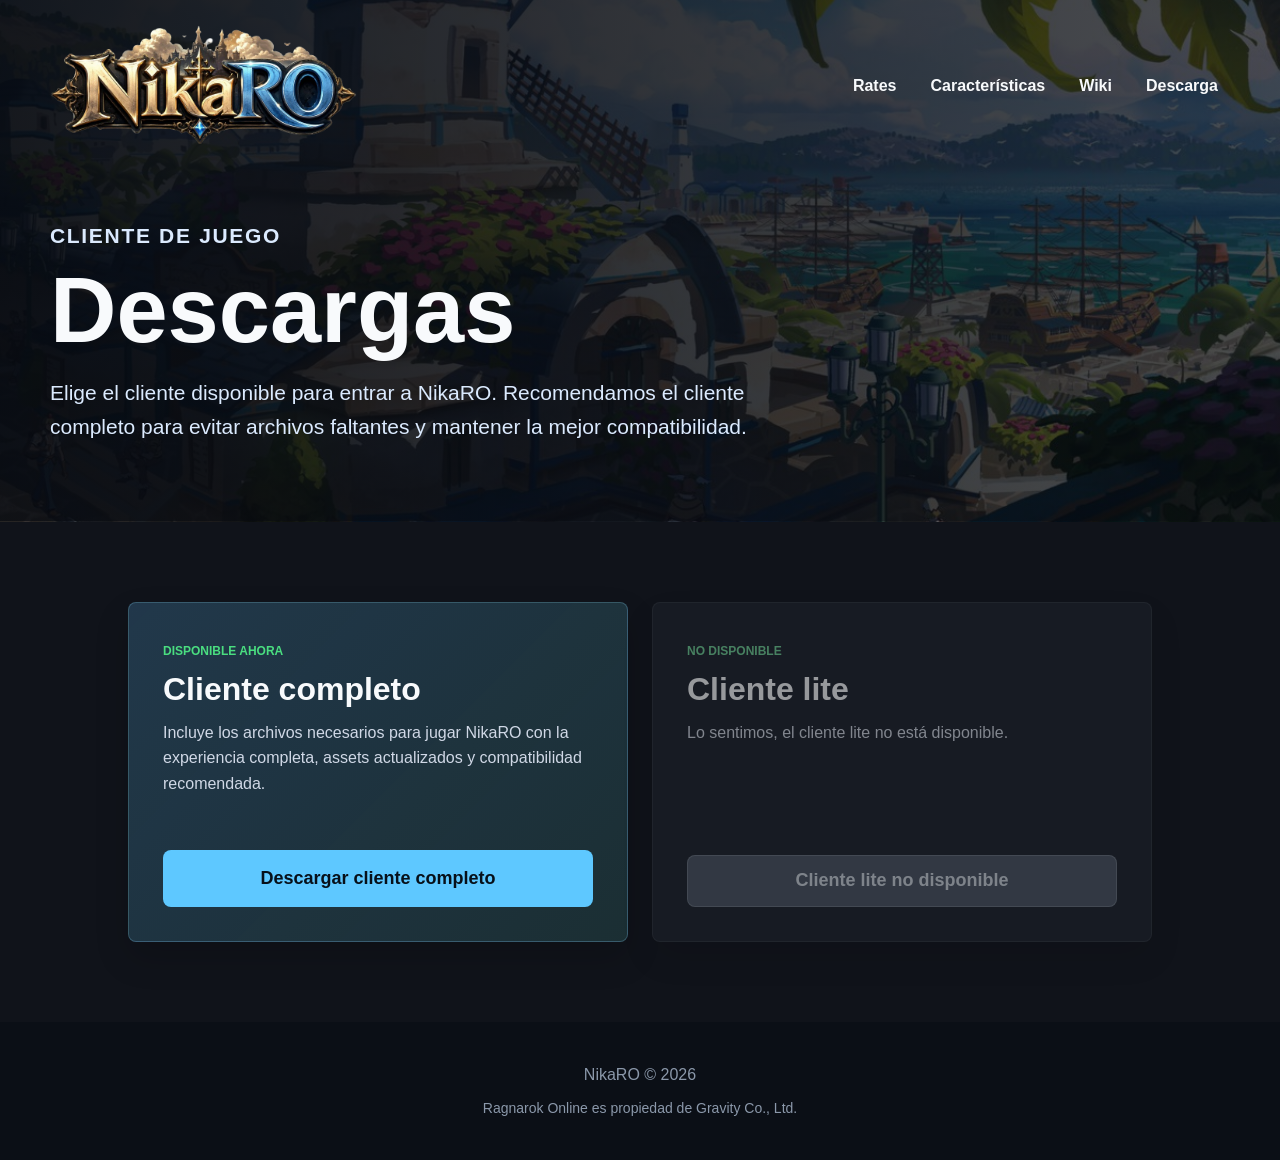
<file: downloads/index.html>
<!DOCTYPE html>
<html lang="es">
<head>
    <meta charset="UTF-8">
    <meta name="viewport" content="width=device-width, initial-scale=1.0">
    <title>Descargas | NikaRO</title>
    <meta name="description" content="Descarga el cliente completo de NikaRO para jugar Ragnarok Online Renewal.">
    <link rel="stylesheet" href="../style.css">
</head>

<body>
    <header class="download-hero">
        <div class="download-shell">
            <nav class="site-nav" aria-label="Navegación principal">
                <a class="logo" href="../" aria-label="Volver al inicio de NikaRO">
                    <img src="../images/nicaro-logo2.jpg" alt="NikaRO">
                </a>

                <div class="nav-links">
                    <a href="../#rates">Rates</a>
                    <a href="../#features">Características</a>
                    <a href="../wiki/">Wiki</a>
                    <a href="../#download">Descarga</a>
                </div>
            </nav>

            <div class="download-intro">
                <p class="eyebrow">Cliente de juego</p>
                <h1>Descargas</h1>
                <p>
                    Elige el cliente disponible para entrar a NikaRO. Recomendamos el cliente completo
                    para evitar archivos faltantes y mantener la mejor compatibilidad.
                </p>
            </div>
        </div>
    </header>

    <main>
        <section class="download-options" aria-label="Opciones de descarga">
            <article class="download-card featured-download">
                <div>
                    <span class="highlight-label">Disponible ahora</span>
                    <h2>Cliente completo</h2>
                    <p>
                        Incluye los archivos necesarios para jugar NikaRO con la experiencia completa,
                        assets actualizados y compatibilidad recomendada.
                    </p>
                </div>

                <a class="btn primary large"
                   href="https://drive.google.com/file/d/1AdSrRG61sZsNYFLVnh3HUJcBuLDPJPl5/view?usp=sharing"
                   target="_blank"
                   rel="noopener">
                    Descargar cliente completo
                </a>
            </article>

            <article class="download-card disabled-download" aria-disabled="true">
                <div>
                    <span class="highlight-label">No disponible</span>
                    <h2>Cliente lite</h2>
                    <p>
                        Lo sentimos, el cliente lite no está disponible.
                    </p>
                </div>

                <button class="btn large disabled-btn" type="button" disabled>
                    Cliente lite no disponible
                </button>
            </article>
        </section>
    </main>

    <footer>
        <p>NikaRO © 2026</p>
        <p class="footer-small">Ragnarok Online es propiedad de Gravity Co., Ltd.</p>
    </footer>
</body>
</html>
</file>
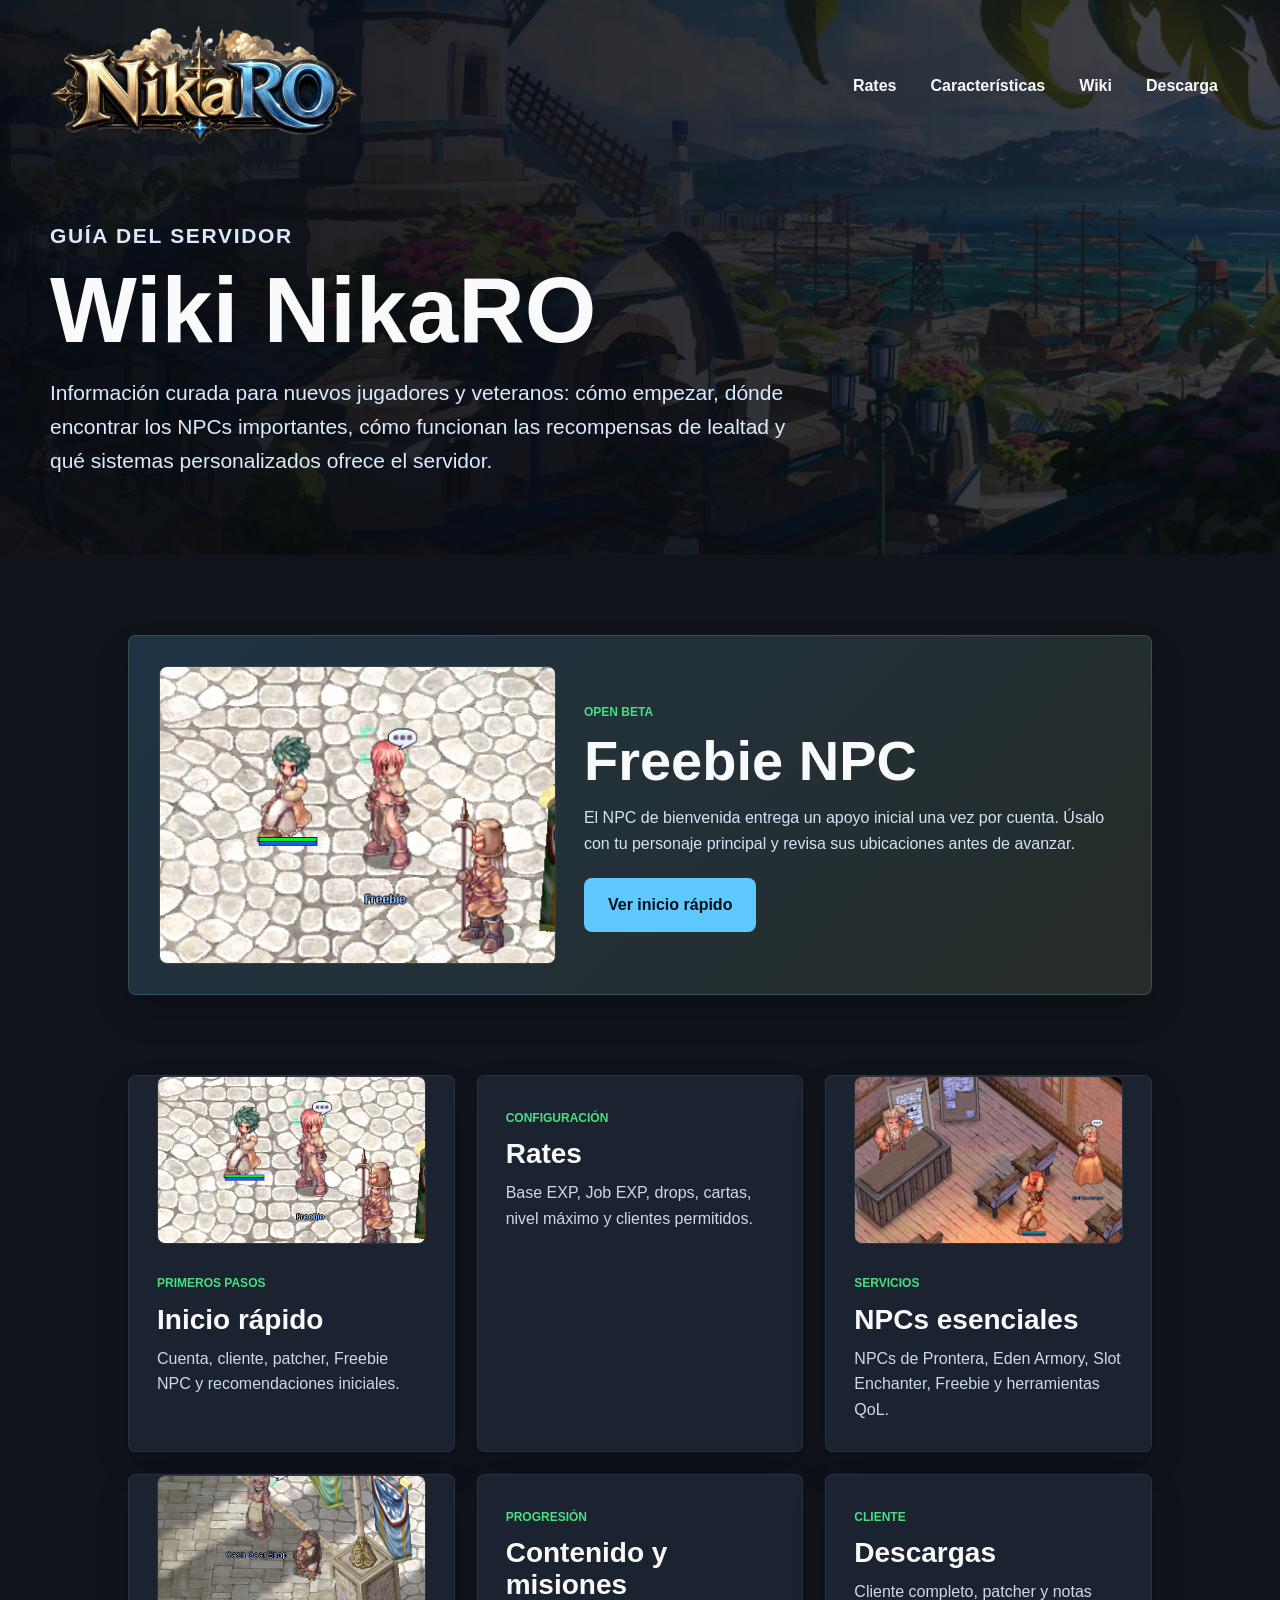
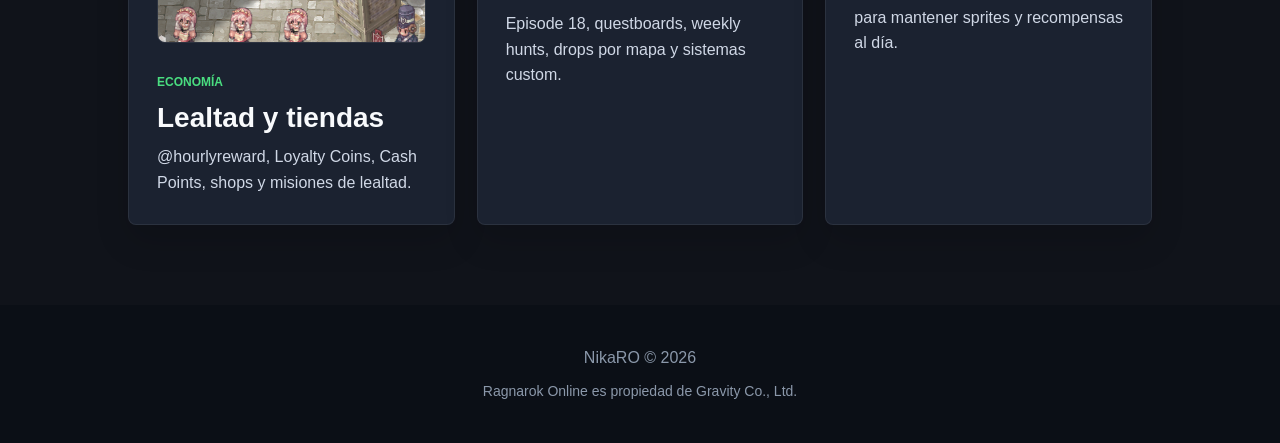
<file: wiki/index.html>
<!DOCTYPE html>
<html lang="es">
<head>
    <meta charset="UTF-8">
    <meta name="viewport" content="width=device-width, initial-scale=1.0">
    <title>Wiki | NikaRO</title>
    <meta name="description" content="Wiki local de NikaRO con guías de inicio, rates, NPCs, lealtad, contenido y descargas.">
    <link rel="stylesheet" href="../style.css">
</head>

<body>
    <header class="wiki-hero">
        <div class="download-shell">
            <nav class="site-nav" aria-label="Navegación principal">
                <a class="logo" href="../" aria-label="Volver al inicio de NikaRO">
                    <img src="../images/nicaro-logo2.jpg" alt="NikaRO">
                </a>

                <div class="nav-links">
                    <a href="../#rates">Rates</a>
                    <a href="../#features">Características</a>
                    <a href="./">Wiki</a>
                    <a href="../downloads/">Descarga</a>
                </div>
            </nav>

            <div class="download-intro wiki-intro">
                <p class="eyebrow">Guía del servidor</p>
                <h1>Wiki NikaRO</h1>
                <p>
                    Información curada para nuevos jugadores y veteranos: cómo empezar,
                    dónde encontrar los NPCs importantes, cómo funcionan las recompensas
                    de lealtad y qué sistemas personalizados ofrece el servidor.
                </p>
            </div>
        </div>
    </header>

    <main>
        <section class="wiki-featured" aria-label="Destacados de la wiki">
            <article class="wiki-spotlight">
                <img src="../images/wiki/freebie-npc.webp" alt="Freebie NPC en Prontera">
                <div>
                    <span class="highlight-label">Open beta</span>
                    <h2>Freebie NPC</h2>
                    <p>
                        El NPC de bienvenida entrega un apoyo inicial una vez por cuenta.
                        Úsalo con tu personaje principal y revisa sus ubicaciones antes de avanzar.
                    </p>
                    <a class="btn primary" href="inicio/">Ver inicio rápido</a>
                </div>
            </article>
        </section>

        <section class="wiki-home" aria-label="Índice de la wiki">
            <a class="wiki-tile image-tile" href="inicio/">
                <img src="../images/wiki/freebie-npc.webp" alt="Freebie NPC">
                <span class="highlight-label">Primeros pasos</span>
                <h2>Inicio rápido</h2>
                <p>Cuenta, cliente, patcher, Freebie NPC y recomendaciones iniciales.</p>
            </a>

            <a class="wiki-tile" href="rates/">
                <span class="highlight-label">Configuración</span>
                <h2>Rates</h2>
                <p>Base EXP, Job EXP, drops, cartas, nivel máximo y clientes permitidos.</p>
            </a>

            <a class="wiki-tile image-tile" href="npcs/">
                <img src="../images/wiki/slot-enchanter.webp" alt="Slot Enchanter">
                <span class="highlight-label">Servicios</span>
                <h2>NPCs esenciales</h2>
                <p>NPCs de Prontera, Eden Armory, Slot Enchanter, Freebie y herramientas QoL.</p>
            </a>

            <a class="wiki-tile image-tile" href="lealtad/">
                <img src="../images/wiki/cash-gear-shop.webp" alt="Cash Gear Shop">
                <span class="highlight-label">Economía</span>
                <h2>Lealtad y tiendas</h2>
                <p>@hourlyreward, Loyalty Coins, Cash Points, shops y misiones de lealtad.</p>
            </a>

            <a class="wiki-tile" href="contenido/">
                <span class="highlight-label">Progresión</span>
                <h2>Contenido y misiones</h2>
                <p>Episode 18, questboards, weekly hunts, drops por mapa y sistemas custom.</p>
            </a>

            <a class="wiki-tile" href="descargas/">
                <span class="highlight-label">Cliente</span>
                <h2>Descargas</h2>
                <p>Cliente completo, patcher y notas para mantener sprites y recompensas al día.</p>
            </a>
        </section>
    </main>

    <footer>
        <p>NikaRO © 2026</p>
        <p class="footer-small">Ragnarok Online es propiedad de Gravity Co., Ltd.</p>
    </footer>
</body>
</html>
</file>
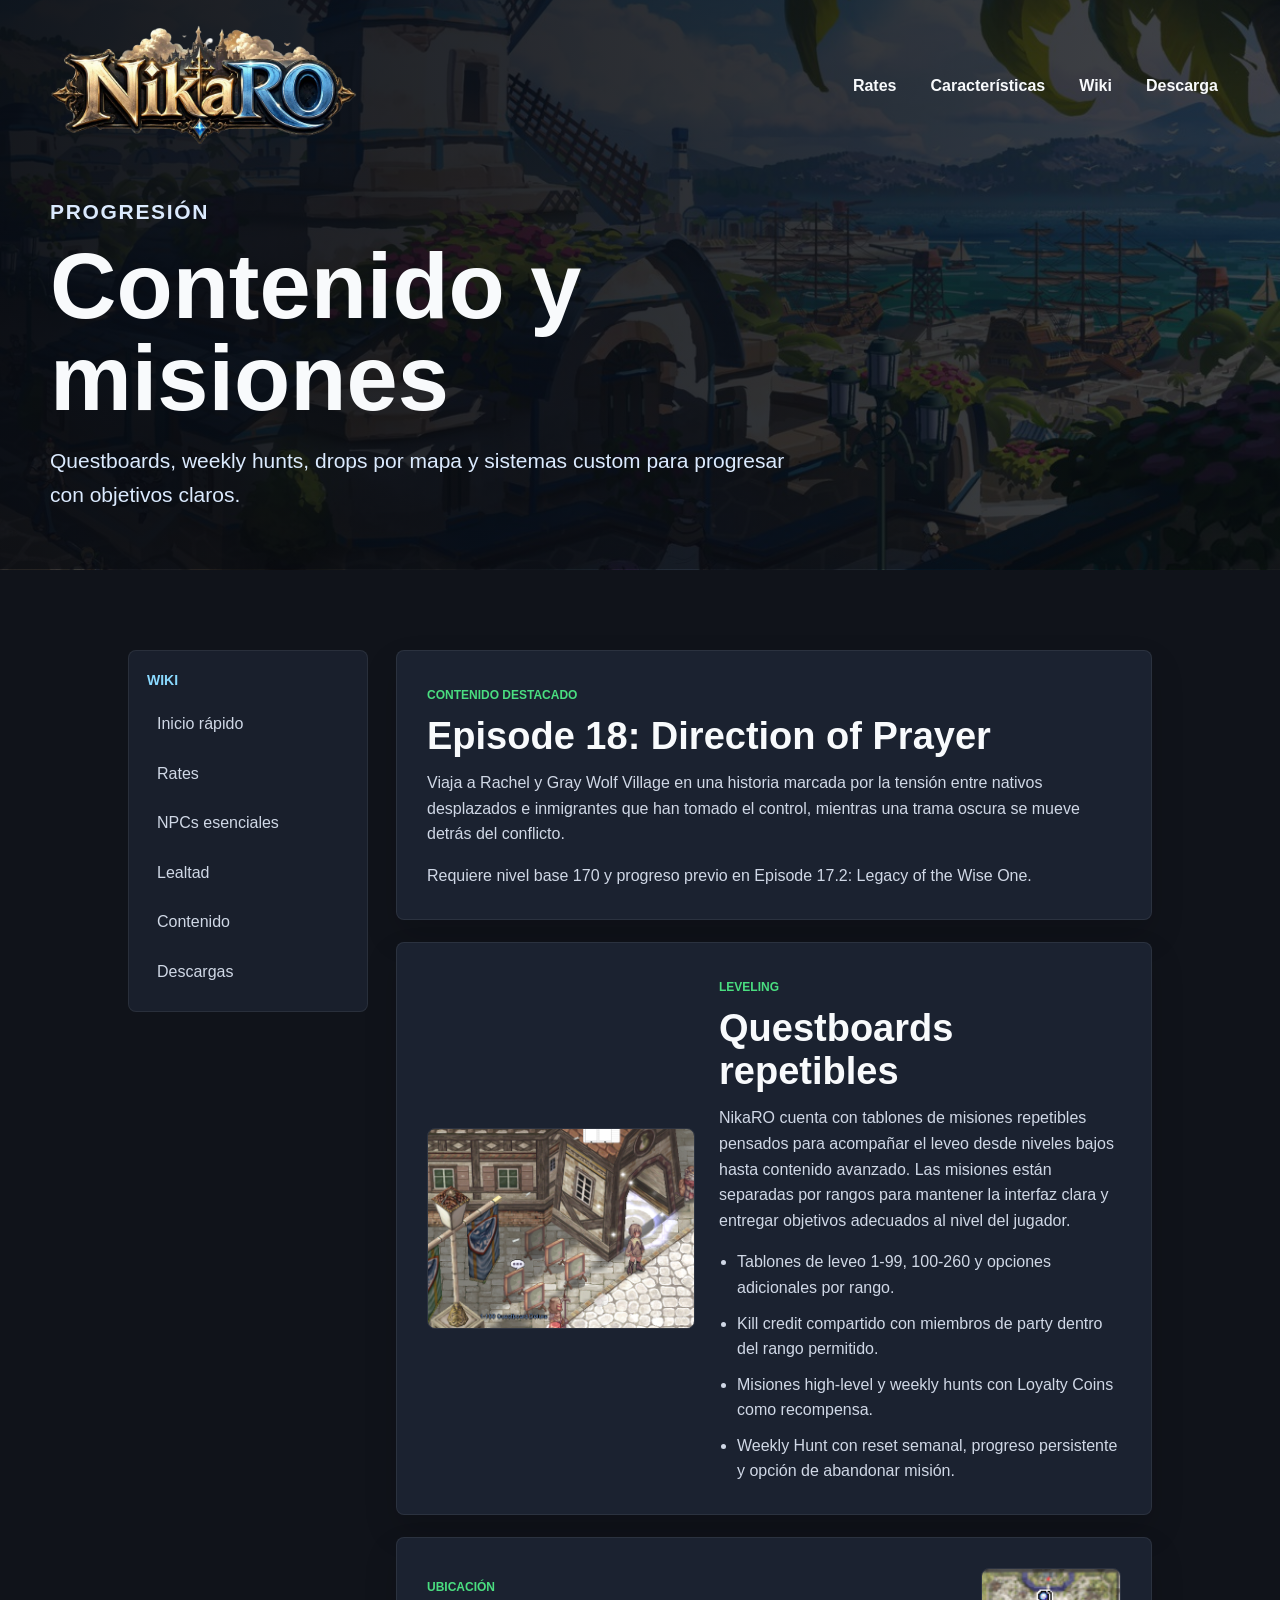
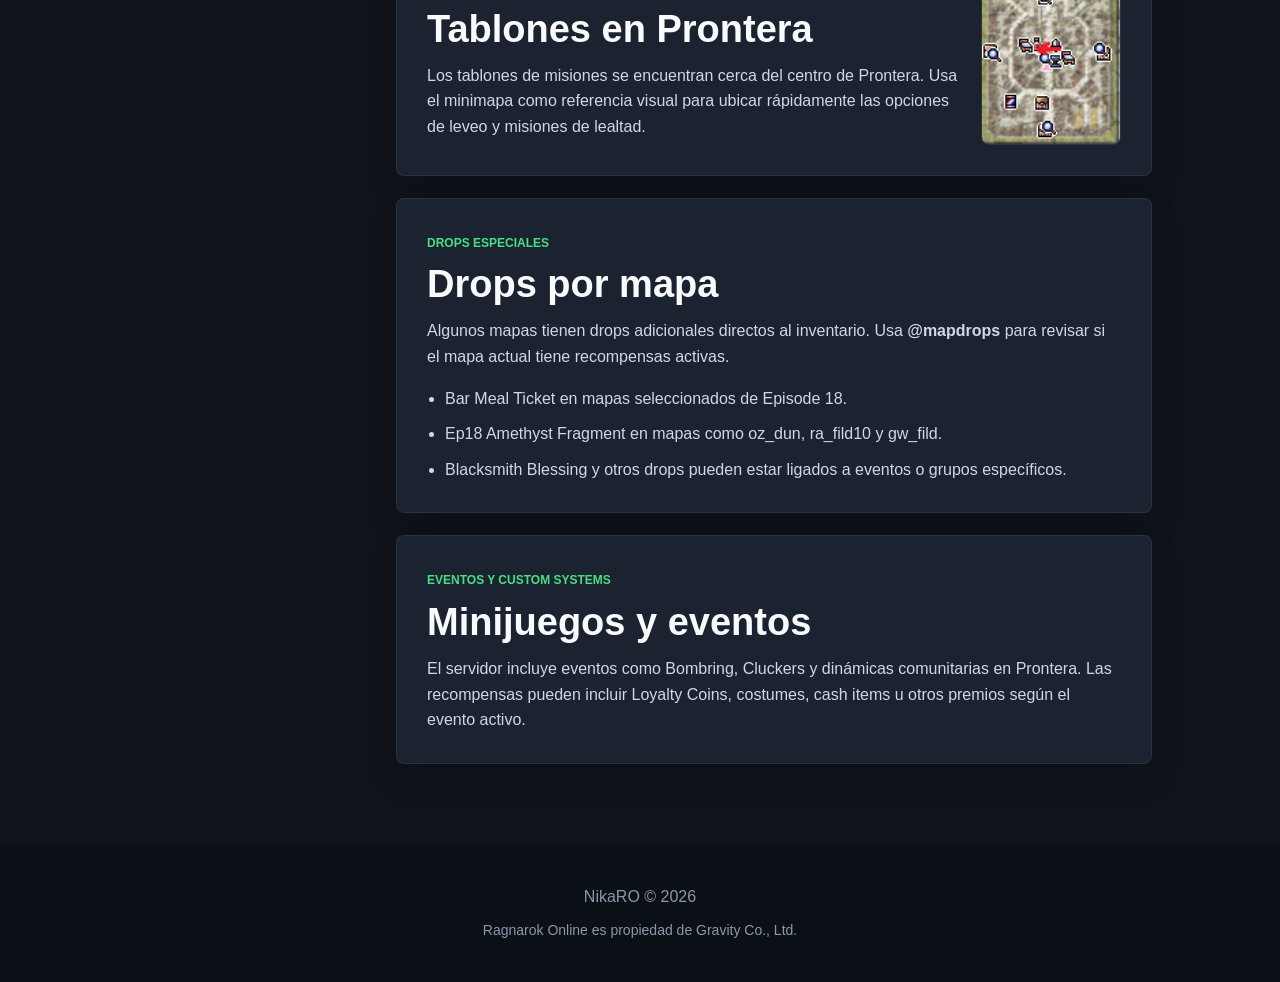
<file: wiki/contenido/index.html>
<!DOCTYPE html>
<html lang="es">
<head>
    <meta charset="UTF-8">
    <meta name="viewport" content="width=device-width, initial-scale=1.0">
    <title>Contenido | Wiki NikaRO</title>
    <meta name="description" content="Contenido, misiones y sistemas personalizados de NikaRO.">
    <link rel="stylesheet" href="../../style.css">
</head>
<body>
    <header class="wiki-hero compact-hero">
        <div class="download-shell">
            <nav class="site-nav" aria-label="Navegación principal">
                <a class="logo" href="../../" aria-label="Volver al inicio de NikaRO">
                    <img src="../../images/nicaro-logo2.jpg" alt="NikaRO">
                </a>
                <div class="nav-links">
                    <a href="../../#rates">Rates</a>
                    <a href="../../#features">Características</a>
                    <a href="../">Wiki</a>
                    <a href="../../downloads/">Descarga</a>
                </div>
            </nav>
            <div class="download-intro">
                <p class="eyebrow">Progresión</p>
                <h1>Contenido y misiones</h1>
                <p>Questboards, weekly hunts, drops por mapa y sistemas custom para progresar con objetivos claros.</p>
            </div>
        </div>
    </header>
    <main>
        <section class="wiki-layout">
            <aside class="wiki-index" aria-label="Índice de la wiki">
                <strong>Wiki</strong>
                <a href="../inicio/">Inicio rápido</a>
                <a href="../rates/">Rates</a>
                <a href="../npcs/">NPCs esenciales</a>
                <a href="../lealtad/">Lealtad</a>
                <a href="../contenido/">Contenido</a>
                <a href="../descargas/">Descargas</a>
            </aside>
            <div class="wiki-content">
                <article class="wiki-card">
                    <span class="highlight-label">Contenido destacado</span>
                    <h2>Episode 18: Direction of Prayer</h2>
                    <p>
                        Viaja a Rachel y Gray Wolf Village en una historia marcada por la tensión entre
                        nativos desplazados e inmigrantes que han tomado el control, mientras una trama
                        oscura se mueve detrás del conflicto.
                    </p>
                    <p class="requirement">Requiere nivel base 170 y progreso previo en Episode 17.2: Legacy of the Wise One.</p>
                </article>

                <article class="wiki-card feature-with-media">
                    <img src="../../images/wiki/questboard-deluxe.png" alt="Tablón Deluxe 1-100 en Prontera">
                    <div>
                        <span class="highlight-label">Leveling</span>
                        <h2>Questboards repetibles</h2>
                        <p>
                            NikaRO cuenta con tablones de misiones repetibles pensados para acompañar el leveo
                            desde niveles bajos hasta contenido avanzado. Las misiones están separadas por rangos
                            para mantener la interfaz clara y entregar objetivos adecuados al nivel del jugador.
                        </p>
                        <ul class="wiki-list">
                            <li>Tablones de leveo 1-99, 100-260 y opciones adicionales por rango.</li>
                            <li>Kill credit compartido con miembros de party dentro del rango permitido.</li>
                            <li>Misiones high-level y weekly hunts con Loyalty Coins como recompensa.</li>
                            <li>Weekly Hunt con reset semanal, progreso persistente y opción de abandonar misión.</li>
                        </ul>
                    </div>
                </article>

                <article class="wiki-card compact-reference">
                    <div>
                        <span class="highlight-label">Ubicación</span>
                        <h2>Tablones en Prontera</h2>
                        <p>
                            Los tablones de misiones se encuentran cerca del centro de Prontera. Usa el minimapa
                            como referencia visual para ubicar rápidamente las opciones de leveo y misiones de lealtad.
                        </p>
                    </div>
                    <img src="../../images/wiki/questboard-map.png" alt="Minimapa de Prontera con ubicación de questboards">
                </article>

                <article class="wiki-card">
                    <span class="highlight-label">Drops especiales</span>
                    <h2>Drops por mapa</h2>
                    <p>
                        Algunos mapas tienen drops adicionales directos al inventario. Usa
                        <strong>@mapdrops</strong> para revisar si el mapa actual tiene recompensas activas.
                    </p>
                    <ul class="wiki-list">
                        <li>Bar Meal Ticket en mapas seleccionados de Episode 18.</li>
                        <li>Ep18 Amethyst Fragment en mapas como oz_dun, ra_fild10 y gw_fild.</li>
                        <li>Blacksmith Blessing y otros drops pueden estar ligados a eventos o grupos específicos.</li>
                    </ul>
                </article>

                <article class="wiki-card">
                    <span class="highlight-label">Eventos y custom systems</span>
                    <h2>Minijuegos y eventos</h2>
                    <p>
                        El servidor incluye eventos como Bombring, Cluckers y dinámicas comunitarias en Prontera.
                        Las recompensas pueden incluir Loyalty Coins, costumes, cash items u otros premios según el evento activo.
                    </p>
                </article>
            </div>
        </section>
    </main>
    <footer>
        <p>NikaRO © 2026</p>
        <p class="footer-small">Ragnarok Online es propiedad de Gravity Co., Ltd.</p>
    </footer>
</body>
</html>
</file>
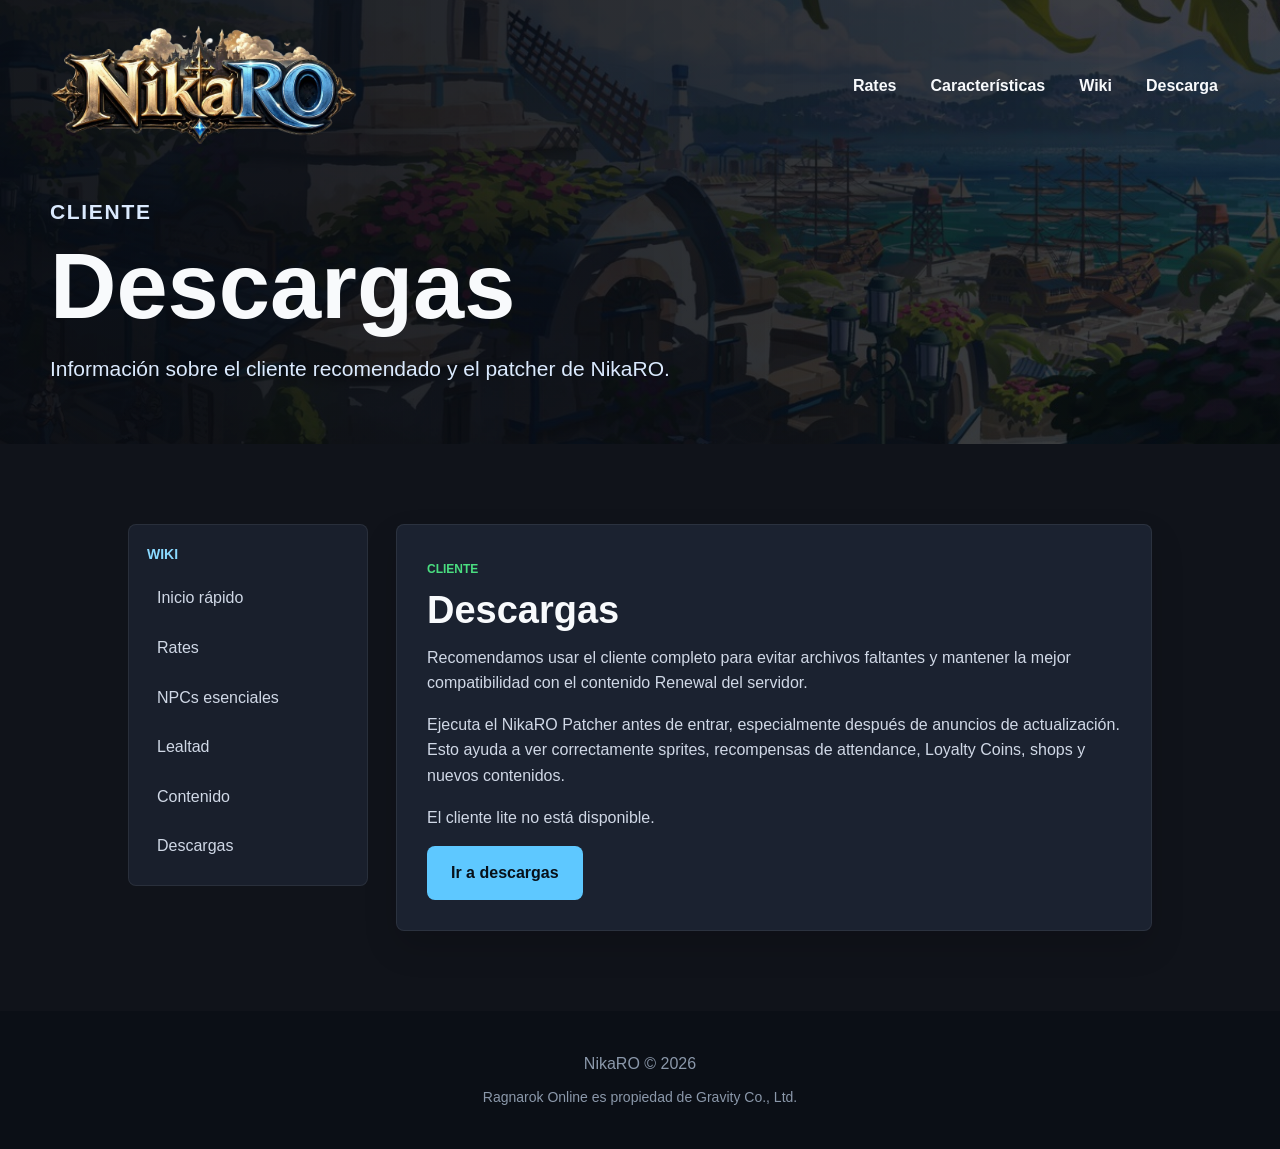
<file: wiki/descargas/index.html>
<!DOCTYPE html>
<html lang="es">
<head>
    <meta charset="UTF-8">
    <meta name="viewport" content="width=device-width, initial-scale=1.0">
    <title>Descargas | Wiki NikaRO</title>
    <meta name="description" content="Información de descargas para NikaRO.">
    <link rel="stylesheet" href="../../style.css">
</head>
<body>
    <header class="wiki-hero compact-hero">
        <div class="download-shell">
            <nav class="site-nav" aria-label="Navegación principal">
                <a class="logo" href="../../" aria-label="Volver al inicio de NikaRO">
                    <img src="../../images/nicaro-logo2.jpg" alt="NikaRO">
                </a>
                <div class="nav-links">
                    <a href="../../#rates">Rates</a>
                    <a href="../../#features">Características</a>
                    <a href="../">Wiki</a>
                    <a href="../../downloads/">Descarga</a>
                </div>
            </nav>
            <div class="download-intro">
                <p class="eyebrow">Cliente</p>
                <h1>Descargas</h1>
                <p>Información sobre el cliente recomendado y el patcher de NikaRO.</p>
            </div>
        </div>
    </header>
    <main>
        <section class="wiki-layout">
            <aside class="wiki-index" aria-label="Índice de la wiki">
                <strong>Wiki</strong>
                <a href="../inicio/">Inicio rápido</a>
                <a href="../rates/">Rates</a>
                <a href="../npcs/">NPCs esenciales</a>
                <a href="../lealtad/">Lealtad</a>
                <a href="../contenido/">Contenido</a>
                <a href="../descargas/">Descargas</a>
            </aside>
            <article class="wiki-card">
                <span class="highlight-label">Cliente</span>
                <h2>Descargas</h2>
                <p>Recomendamos usar el cliente completo para evitar archivos faltantes y mantener la mejor compatibilidad con el contenido Renewal del servidor.</p>
                <p>Ejecuta el NikaRO Patcher antes de entrar, especialmente después de anuncios de actualización. Esto ayuda a ver correctamente sprites, recompensas de attendance, Loyalty Coins, shops y nuevos contenidos.</p>
                <p>El cliente lite no está disponible.</p>
                <a class="btn primary" href="../../downloads/">Ir a descargas</a>
            </article>
        </section>
    </main>
    <footer>
        <p>NikaRO © 2026</p>
        <p class="footer-small">Ragnarok Online es propiedad de Gravity Co., Ltd.</p>
    </footer>
</body>
</html>
</file>
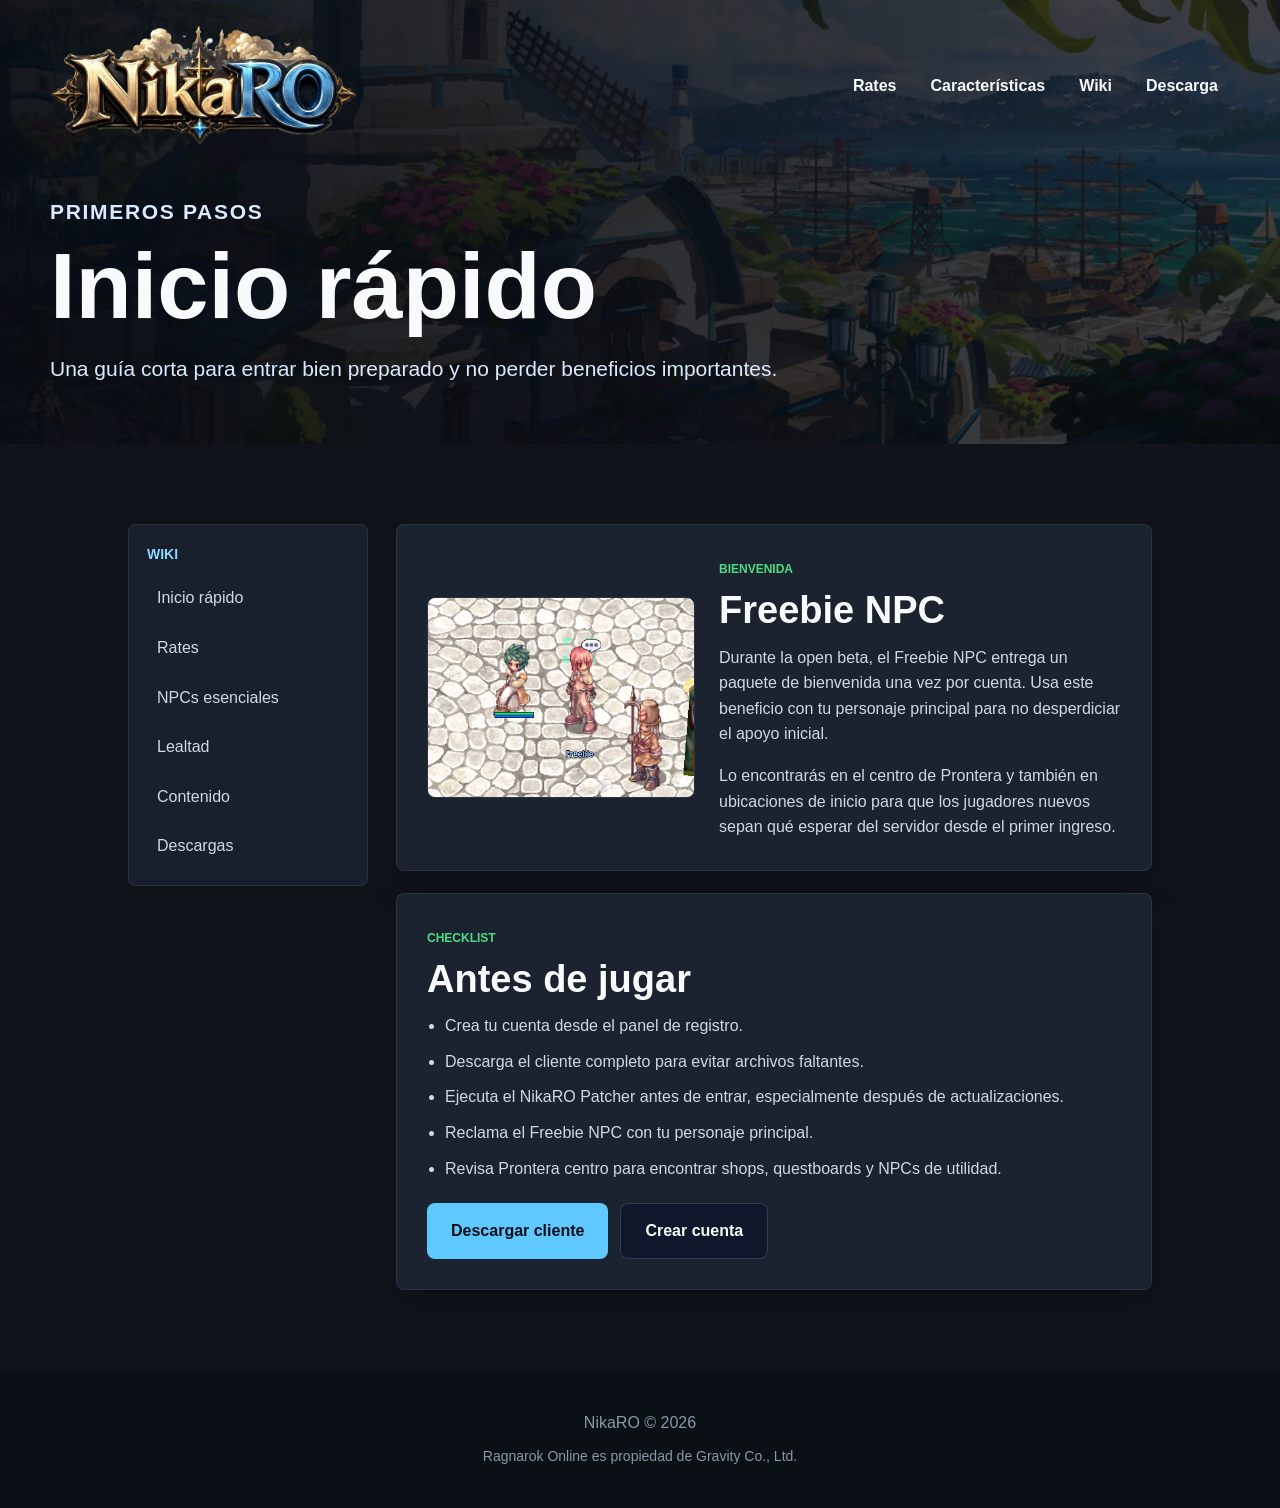
<file: wiki/inicio/index.html>
<!DOCTYPE html>
<html lang="es">
<head>
    <meta charset="UTF-8">
    <meta name="viewport" content="width=device-width, initial-scale=1.0">
    <title>Inicio rápido | Wiki NikaRO</title>
    <meta name="description" content="Primeros pasos para jugar NikaRO.">
    <link rel="stylesheet" href="../../style.css">
</head>
<body>
    <header class="wiki-hero compact-hero">
        <div class="download-shell">
            <nav class="site-nav" aria-label="Navegación principal">
                <a class="logo" href="../../" aria-label="Volver al inicio de NikaRO">
                    <img src="../../images/nicaro-logo2.jpg" alt="NikaRO">
                </a>
                <div class="nav-links">
                    <a href="../../#rates">Rates</a>
                    <a href="../../#features">Características</a>
                    <a href="../">Wiki</a>
                    <a href="../../downloads/">Descarga</a>
                </div>
            </nav>
            <div class="download-intro">
                <p class="eyebrow">Primeros pasos</p>
                <h1>Inicio rápido</h1>
                <p>Una guía corta para entrar bien preparado y no perder beneficios importantes.</p>
            </div>
        </div>
    </header>
    <main>
        <section class="wiki-layout">
            <aside class="wiki-index" aria-label="Índice de la wiki">
                <strong>Wiki</strong>
                <a href="../inicio/">Inicio rápido</a>
                <a href="../rates/">Rates</a>
                <a href="../npcs/">NPCs esenciales</a>
                <a href="../lealtad/">Lealtad</a>
                <a href="../contenido/">Contenido</a>
                <a href="../descargas/">Descargas</a>
            </aside>
            <div class="wiki-content">
                <article class="wiki-card feature-with-media">
                    <img src="../../images/wiki/freebie-npc.webp" alt="Freebie NPC en Prontera">
                    <div>
                        <span class="highlight-label">Bienvenida</span>
                        <h2>Freebie NPC</h2>
                        <p>
                            Durante la open beta, el Freebie NPC entrega un paquete de bienvenida una vez
                            por cuenta. Usa este beneficio con tu personaje principal para no desperdiciar
                            el apoyo inicial.
                        </p>
                        <p>
                            Lo encontrarás en el centro de Prontera y también en ubicaciones de inicio
                            para que los jugadores nuevos sepan qué esperar del servidor desde el primer ingreso.
                        </p>
                    </div>
                </article>

                <article class="wiki-card">
                    <span class="highlight-label">Checklist</span>
                    <h2>Antes de jugar</h2>
                    <ul class="wiki-list">
                        <li>Crea tu cuenta desde el panel de registro.</li>
                        <li>Descarga el cliente completo para evitar archivos faltantes.</li>
                        <li>Ejecuta el NikaRO Patcher antes de entrar, especialmente después de actualizaciones.</li>
                        <li>Reclama el Freebie NPC con tu personaje principal.</li>
                        <li>Revisa Prontera centro para encontrar shops, questboards y NPCs de utilidad.</li>
                    </ul>
                    <div class="wiki-actions">
                        <a class="btn primary" href="../../downloads/">Descargar cliente</a>
                        <a class="btn secondary" href="https://nikaro-api.duckdns.org/fluxcp/?module=account&action=create" target="_blank" rel="noopener">Crear cuenta</a>
                    </div>
                </article>
            </div>
        </section>
    </main>
    <footer>
        <p>NikaRO © 2026</p>
        <p class="footer-small">Ragnarok Online es propiedad de Gravity Co., Ltd.</p>
    </footer>
</body>
</html>
</file>
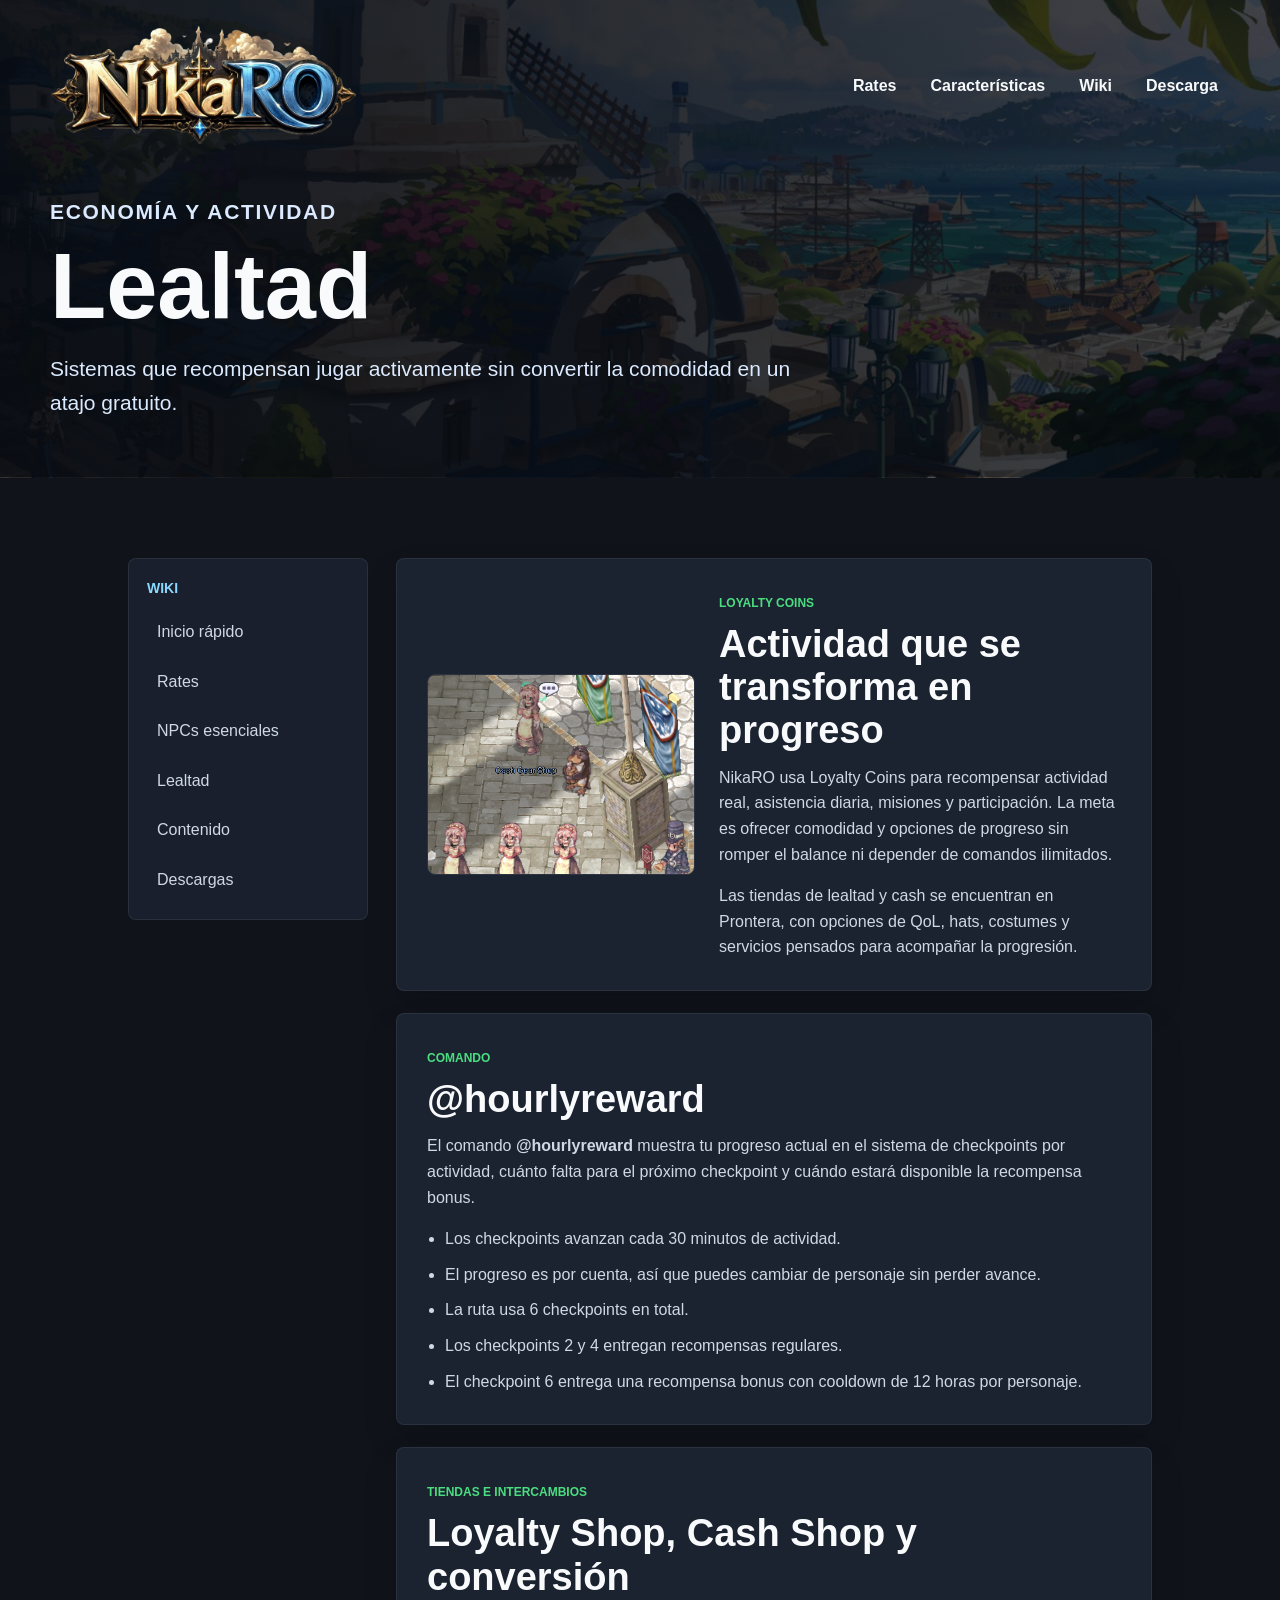
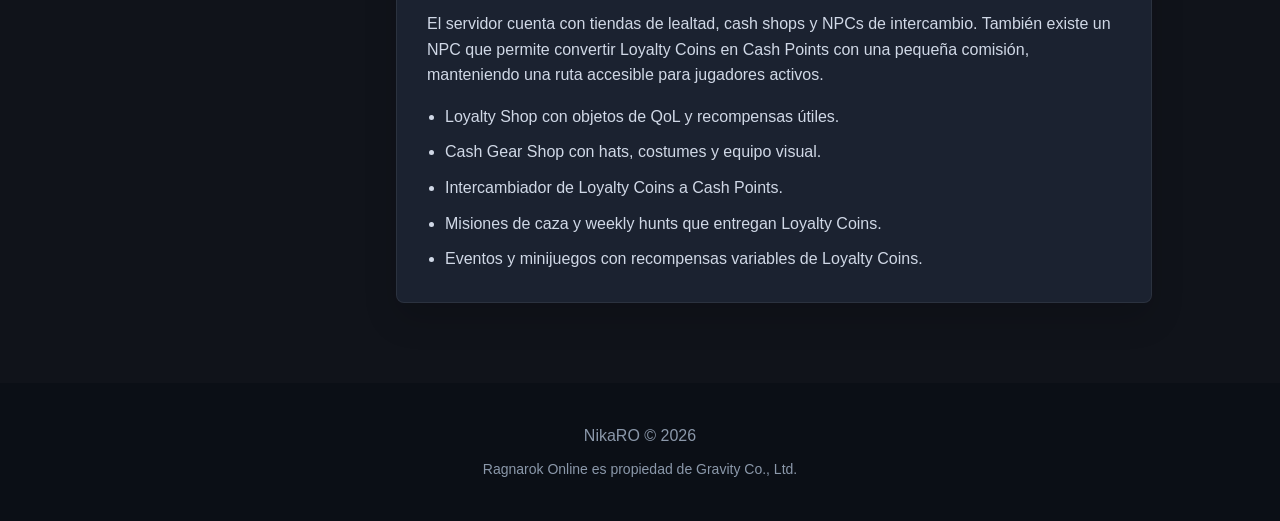
<file: wiki/lealtad/index.html>
<!DOCTYPE html>
<html lang="es">
<head>
    <meta charset="UTF-8">
    <meta name="viewport" content="width=device-width, initial-scale=1.0">
    <title>Lealtad | Wiki NikaRO</title>
    <meta name="description" content="Sistema de lealtad, Loyalty Coins, Cash Points y recompensas de NikaRO.">
    <link rel="stylesheet" href="../../style.css">
</head>
<body>
    <header class="wiki-hero compact-hero">
        <div class="download-shell">
            <nav class="site-nav" aria-label="Navegación principal">
                <a class="logo" href="../../" aria-label="Volver al inicio de NikaRO">
                    <img src="../../images/nicaro-logo2.jpg" alt="NikaRO">
                </a>
                <div class="nav-links">
                    <a href="../../#rates">Rates</a>
                    <a href="../../#features">Características</a>
                    <a href="../">Wiki</a>
                    <a href="../../downloads/">Descarga</a>
                </div>
            </nav>
            <div class="download-intro">
                <p class="eyebrow">Economía y actividad</p>
                <h1>Lealtad</h1>
                <p>Sistemas que recompensan jugar activamente sin convertir la comodidad en un atajo gratuito.</p>
            </div>
        </div>
    </header>
    <main>
        <section class="wiki-layout">
            <aside class="wiki-index" aria-label="Índice de la wiki">
                <strong>Wiki</strong>
                <a href="../inicio/">Inicio rápido</a>
                <a href="../rates/">Rates</a>
                <a href="../npcs/">NPCs esenciales</a>
                <a href="../lealtad/">Lealtad</a>
                <a href="../contenido/">Contenido</a>
                <a href="../descargas/">Descargas</a>
            </aside>
            <div class="wiki-content">
                <article class="wiki-card feature-with-media">
                    <img src="../../images/wiki/cash-gear-shop.webp" alt="Cash Gear Shop en Prontera">
                    <div>
                        <span class="highlight-label">Loyalty Coins</span>
                        <h2>Actividad que se transforma en progreso</h2>
                        <p>
                            NikaRO usa Loyalty Coins para recompensar actividad real, asistencia diaria,
                            misiones y participación. La meta es ofrecer comodidad y opciones de progreso
                            sin romper el balance ni depender de comandos ilimitados.
                        </p>
                        <p>
                            Las tiendas de lealtad y cash se encuentran en Prontera, con opciones de QoL,
                            hats, costumes y servicios pensados para acompañar la progresión.
                        </p>
                    </div>
                </article>

                <article class="wiki-card">
                    <span class="highlight-label">Comando</span>
                    <h2>@hourlyreward</h2>
                    <p>
                        El comando <strong>@hourlyreward</strong> muestra tu progreso actual en el sistema
                        de checkpoints por actividad, cuánto falta para el próximo checkpoint y cuándo estará
                        disponible la recompensa bonus.
                    </p>
                    <ul class="wiki-list">
                        <li>Los checkpoints avanzan cada 30 minutos de actividad.</li>
                        <li>El progreso es por cuenta, así que puedes cambiar de personaje sin perder avance.</li>
                        <li>La ruta usa 6 checkpoints en total.</li>
                        <li>Los checkpoints 2 y 4 entregan recompensas regulares.</li>
                        <li>El checkpoint 6 entrega una recompensa bonus con cooldown de 12 horas por personaje.</li>
                    </ul>
                </article>

                <article class="wiki-card">
                    <span class="highlight-label">Tiendas e intercambios</span>
                    <h2>Loyalty Shop, Cash Shop y conversión</h2>
                    <p>
                        El servidor cuenta con tiendas de lealtad, cash shops y NPCs de intercambio.
                        También existe un NPC que permite convertir Loyalty Coins en Cash Points con una
                        pequeña comisión, manteniendo una ruta accesible para jugadores activos.
                    </p>
                    <ul class="wiki-list">
                        <li>Loyalty Shop con objetos de QoL y recompensas útiles.</li>
                        <li>Cash Gear Shop con hats, costumes y equipo visual.</li>
                        <li>Intercambiador de Loyalty Coins a Cash Points.</li>
                        <li>Misiones de caza y weekly hunts que entregan Loyalty Coins.</li>
                        <li>Eventos y minijuegos con recompensas variables de Loyalty Coins.</li>
                    </ul>
                </article>
            </div>
        </section>
    </main>
    <footer>
        <p>NikaRO © 2026</p>
        <p class="footer-small">Ragnarok Online es propiedad de Gravity Co., Ltd.</p>
    </footer>
</body>
</html>
</file>
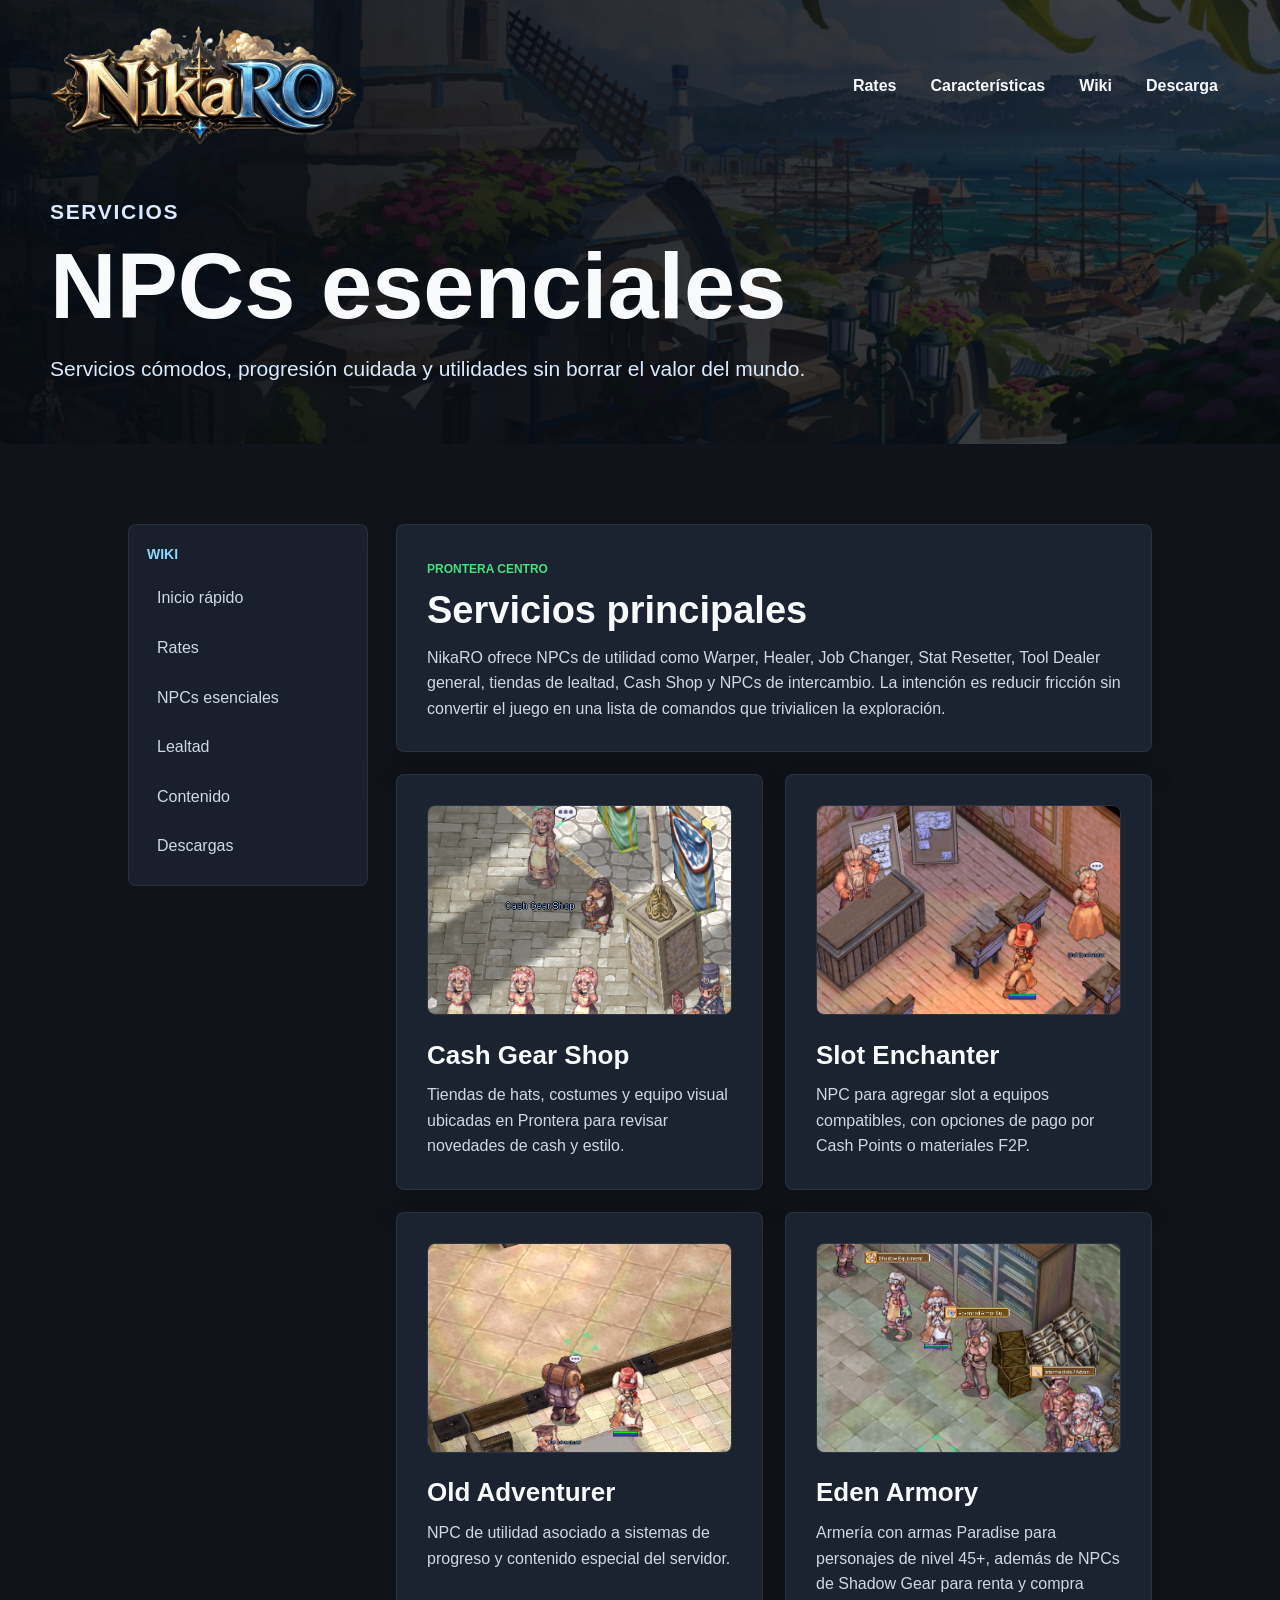
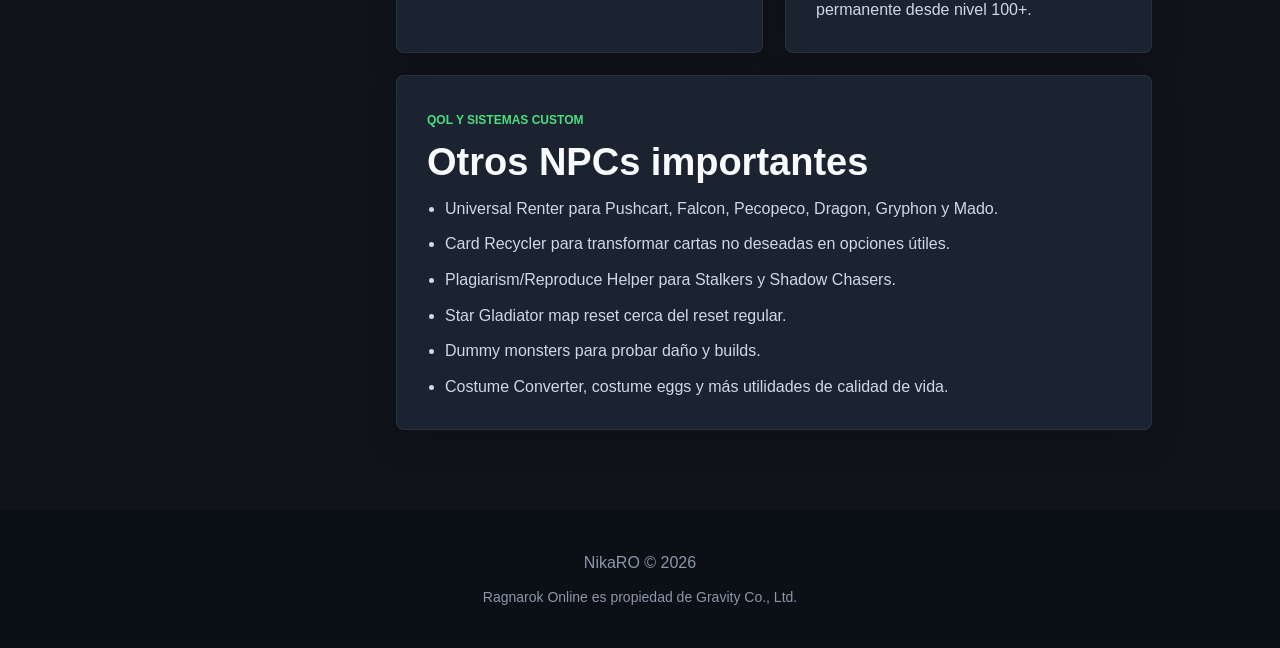
<file: wiki/npcs/index.html>
<!DOCTYPE html>
<html lang="es">
<head>
    <meta charset="UTF-8">
    <meta name="viewport" content="width=device-width, initial-scale=1.0">
    <title>NPCs esenciales | Wiki NikaRO</title>
    <meta name="description" content="NPCs esenciales, tiendas y servicios principales de NikaRO.">
    <link rel="stylesheet" href="../../style.css">
</head>
<body>
    <header class="wiki-hero compact-hero">
        <div class="download-shell">
            <nav class="site-nav" aria-label="Navegación principal">
                <a class="logo" href="../../" aria-label="Volver al inicio de NikaRO">
                    <img src="../../images/nicaro-logo2.jpg" alt="NikaRO">
                </a>
                <div class="nav-links">
                    <a href="../../#rates">Rates</a>
                    <a href="../../#features">Características</a>
                    <a href="../">Wiki</a>
                    <a href="../../downloads/">Descarga</a>
                </div>
            </nav>
            <div class="download-intro">
                <p class="eyebrow">Servicios</p>
                <h1>NPCs esenciales</h1>
                <p>Servicios cómodos, progresión cuidada y utilidades sin borrar el valor del mundo.</p>
            </div>
        </div>
    </header>
    <main>
        <section class="wiki-layout">
            <aside class="wiki-index" aria-label="Índice de la wiki">
                <strong>Wiki</strong>
                <a href="../inicio/">Inicio rápido</a>
                <a href="../rates/">Rates</a>
                <a href="../npcs/">NPCs esenciales</a>
                <a href="../lealtad/">Lealtad</a>
                <a href="../contenido/">Contenido</a>
                <a href="../descargas/">Descargas</a>
            </aside>
            <div class="wiki-content">
                <article class="wiki-card">
                    <span class="highlight-label">Prontera centro</span>
                    <h2>Servicios principales</h2>
                    <p>
                        NikaRO ofrece NPCs de utilidad como Warper, Healer, Job Changer, Stat Resetter,
                        Tool Dealer general, tiendas de lealtad, Cash Shop y NPCs de intercambio.
                        La intención es reducir fricción sin convertir el juego en una lista de comandos
                        que trivialicen la exploración.
                    </p>
                </article>

                <div class="wiki-media-grid">
                    <article class="wiki-card media-card">
                        <img src="../../images/wiki/cash-gear-shop.webp" alt="Cash Gear Shop en Prontera">
                        <h2>Cash Gear Shop</h2>
                        <p>Tiendas de hats, costumes y equipo visual ubicadas en Prontera para revisar novedades de cash y estilo.</p>
                    </article>

                    <article class="wiki-card media-card">
                        <img src="../../images/wiki/slot-enchanter.webp" alt="Slot Enchanter">
                        <h2>Slot Enchanter</h2>
                        <p>NPC para agregar slot a equipos compatibles, con opciones de pago por Cash Points o materiales F2P.</p>
                    </article>

                    <article class="wiki-card media-card">
                        <img src="../../images/wiki/old-adventurer.webp" alt="Old Adventurer NPC">
                        <h2>Old Adventurer</h2>
                        <p>NPC de utilidad asociado a sistemas de progreso y contenido especial del servidor.</p>
                    </article>

                    <article class="wiki-card media-card">
                        <img src="../../images/wiki/eden-armory.webp" alt="Eden Armory y NPCs de equipamiento">
                        <h2>Eden Armory</h2>
                        <p>Armería con armas Paradise para personajes de nivel 45+, además de NPCs de Shadow Gear para renta y compra permanente desde nivel 100+.</p>
                    </article>
                </div>

                <article class="wiki-card">
                    <span class="highlight-label">QoL y sistemas custom</span>
                    <h2>Otros NPCs importantes</h2>
                    <ul class="wiki-list">
                        <li>Universal Renter para Pushcart, Falcon, Pecopeco, Dragon, Gryphon y Mado.</li>
                        <li>Card Recycler para transformar cartas no deseadas en opciones útiles.</li>
                        <li>Plagiarism/Reproduce Helper para Stalkers y Shadow Chasers.</li>
                        <li>Star Gladiator map reset cerca del reset regular.</li>
                        <li>Dummy monsters para probar daño y builds.</li>
                        <li>Costume Converter, costume eggs y más utilidades de calidad de vida.</li>
                    </ul>
                </article>
            </div>
        </section>
    </main>
    <footer>
        <p>NikaRO © 2026</p>
        <p class="footer-small">Ragnarok Online es propiedad de Gravity Co., Ltd.</p>
    </footer>
</body>
</html>
</file>
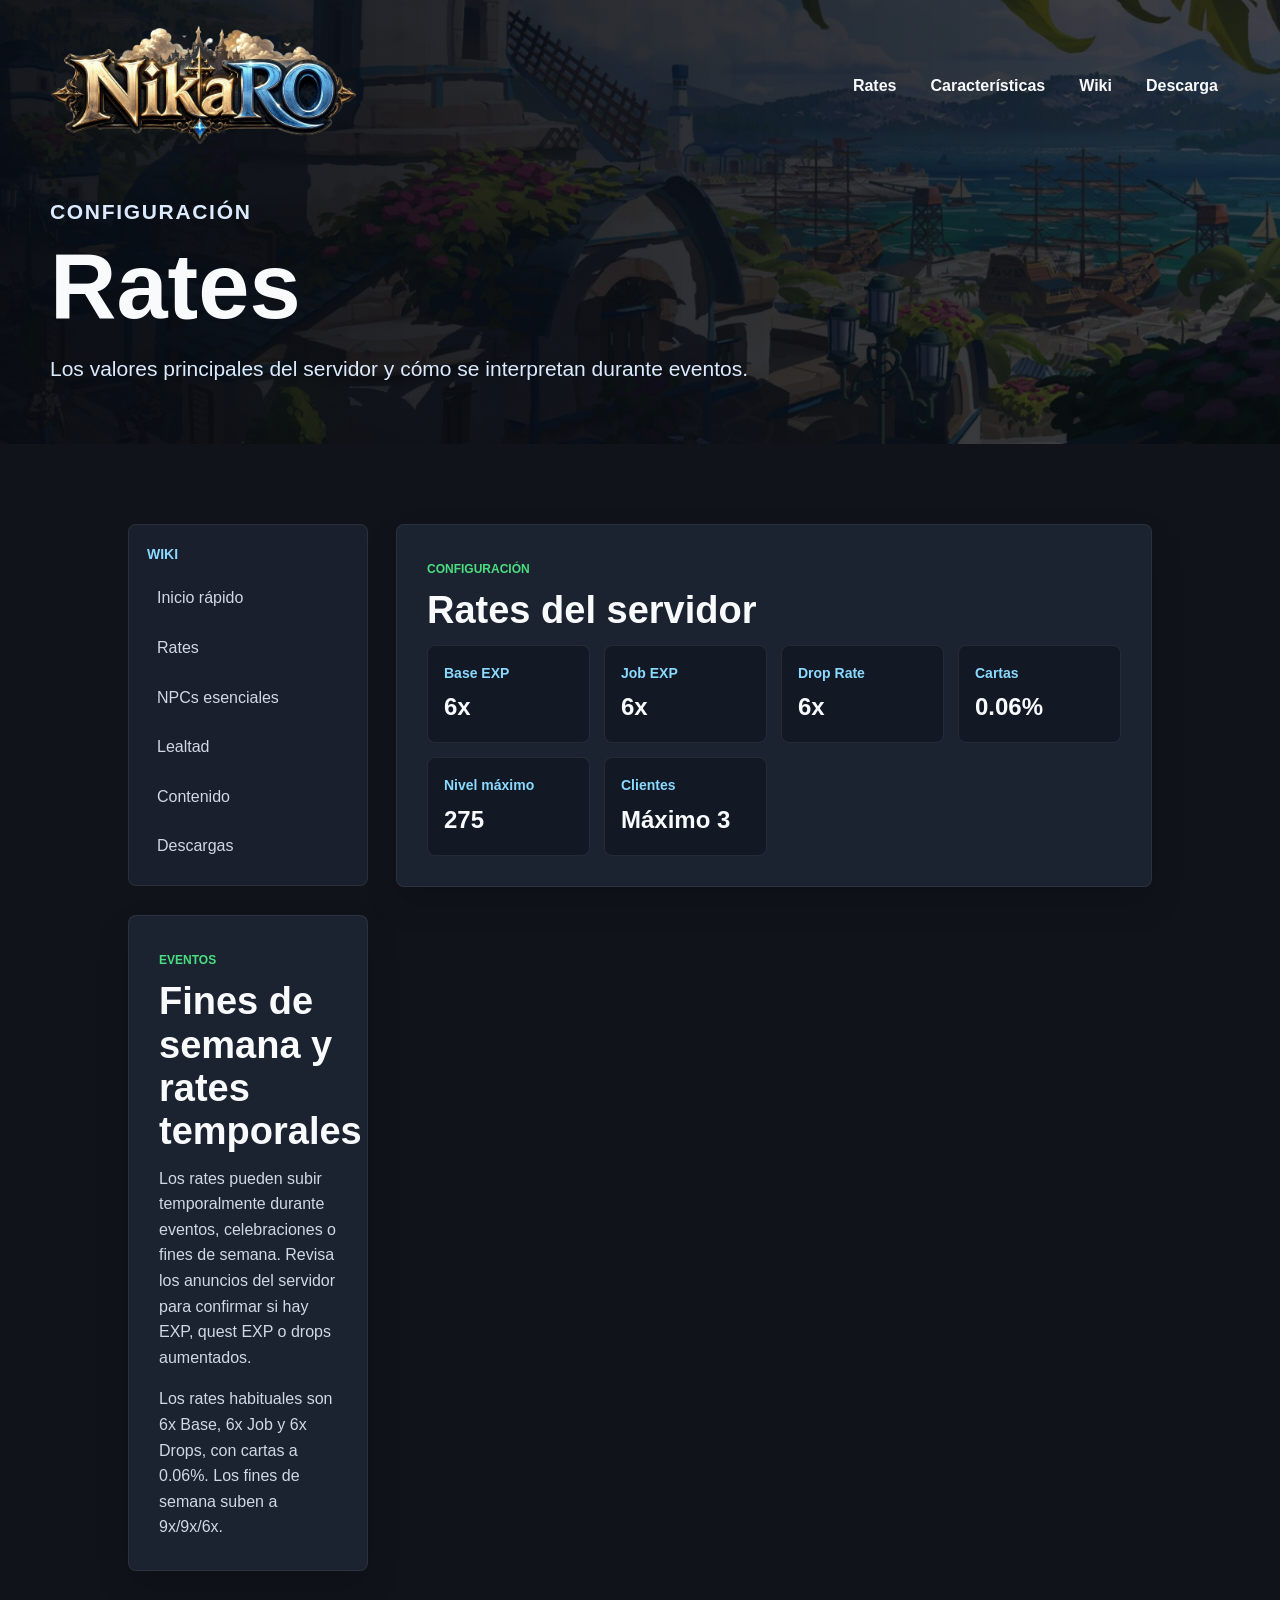
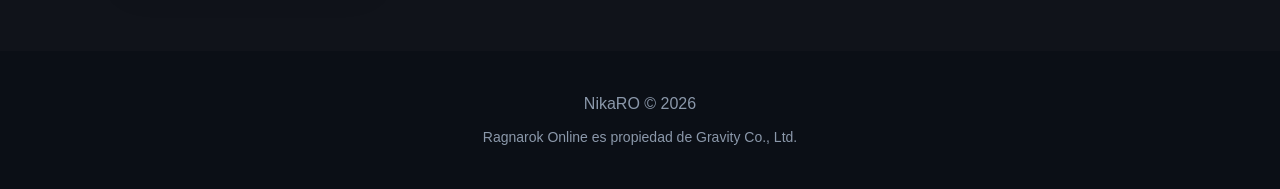
<file: wiki/rates/index.html>
<!DOCTYPE html>
<html lang="es">
<head>
    <meta charset="UTF-8">
    <meta name="viewport" content="width=device-width, initial-scale=1.0">
    <title>Rates | Wiki NikaRO</title>
    <meta name="description" content="Rates y configuración principal de NikaRO.">
    <link rel="stylesheet" href="../../style.css">
</head>
<body>
    <header class="wiki-hero compact-hero">
        <div class="download-shell">
            <nav class="site-nav" aria-label="Navegación principal">
                <a class="logo" href="../../" aria-label="Volver al inicio de NikaRO">
                    <img src="../../images/nicaro-logo2.jpg" alt="NikaRO">
                </a>
                <div class="nav-links">
                    <a href="../../#rates">Rates</a>
                    <a href="../../#features">Características</a>
                    <a href="../">Wiki</a>
                    <a href="../../downloads/">Descarga</a>
                </div>
            </nav>
            <div class="download-intro">
                <p class="eyebrow">Configuración</p>
                <h1>Rates</h1>
                <p>Los valores principales del servidor y cómo se interpretan durante eventos.</p>
            </div>
        </div>
    </header>
    <main>
        <section class="wiki-layout">
            <aside class="wiki-index" aria-label="Índice de la wiki">
                <strong>Wiki</strong>
                <a href="../inicio/">Inicio rápido</a>
                <a href="../rates/">Rates</a>
                <a href="../npcs/">NPCs esenciales</a>
                <a href="../lealtad/">Lealtad</a>
                <a href="../contenido/">Contenido</a>
                <a href="../descargas/">Descargas</a>
            </aside>
            <article class="wiki-card">
                <span class="highlight-label">Configuración</span>
                <h2>Rates del servidor</h2>
                <div class="wiki-stat-grid">
                    <div><strong>Base EXP</strong><span>6x</span></div>
                    <div><strong>Job EXP</strong><span>6x</span></div>
                    <div><strong>Drop Rate</strong><span>6x</span></div>
                    <div><strong>Cartas</strong><span>0.06%</span></div>
                    <div><strong>Nivel máximo</strong><span>275</span></div>
                    <div><strong>Clientes</strong><span>Máximo 3</span></div>
                </div>
            </article>
            <article class="wiki-card">
                <span class="highlight-label">Eventos</span>
                <h2>Fines de semana y rates temporales</h2>
                <p>
                    Los rates pueden subir temporalmente durante eventos, celebraciones o fines de semana.
                    Revisa los anuncios del servidor para confirmar si hay EXP, quest EXP o drops aumentados.
                </p>
                <p class="requirement">
                    Los rates habituales son 6x Base, 6x Job y 6x Drops, con cartas a 0.06%. Los fines de semana suben a 9x/9x/6x.
                </p>
            </article>
        </section>
    </main>
    <footer>
        <p>NikaRO © 2026</p>
        <p class="footer-small">Ragnarok Online es propiedad de Gravity Co., Ltd.</p>
    </footer>
</body>
</html>
</file>
<file: style.css>
* {
    margin: 0;
    padding: 0;
    box-sizing: border-box;
}

html {
    scroll-behavior: smooth;
}

body {
    font-family: Arial, sans-serif;
    background: #10131a;
    color: #f8fafc;
    line-height: 1.6;
}

img {
    max-width: 100%;
    height: auto;
}

.hero {
    min-height: 92vh;
    background:
        linear-gradient(90deg, rgba(7, 10, 16, 0.92), rgba(7, 10, 16, 0.72) 48%, rgba(7, 10, 16, 0.52)),
        url('images/banner.jpg');
    background-size: cover;
    background-position: center;
}

.overlay {
    min-height: 92vh;
    display: flex;
    flex-direction: column;
    width: min(1180px, calc(100% - 40px));
    margin: 0 auto;
    padding: 24px 0 44px;
}

.site-nav {
    display: flex;
    justify-content: space-between;
    align-items: center;
    gap: 24px;
}

.logo {
    display: inline-flex;
    align-items: center;
}

.logo img {
    width: clamp(180px, 24vw, 320px);
    display: block;
}

.nav-links {
    display: flex;
    align-items: center;
    gap: 10px;
}

.nav-links a {
    color: #f8fafc;
    text-decoration: none;
    padding: 8px 12px;
    border-radius: 8px;
    font-weight: 700;
    transition: background 0.2s, color 0.2s;
}

.nav-links a:hover {
    background: rgba(255, 255, 255, 0.1);
    color: #8ad9ff;
}

.hero-layout {
    flex: 1;
    display: grid;
    grid-template-columns: minmax(0, 1fr) 360px;
    align-items: end;
    gap: 48px;
    padding-top: 58px;
}

.hero-content {
    max-width: 720px;
    padding-bottom: 56px;
}

.eyebrow {
    color: #8ad9ff;
    font-size: 14px;
    font-weight: 800;
    letter-spacing: 0.08em;
    margin-bottom: 12px;
    text-transform: uppercase;
}

.hero-content h1 {
    font-size: clamp(56px, 9vw, 112px);
    line-height: 0.95;
    margin-bottom: 24px;
}

.tagline {
    max-width: 620px;
    font-size: clamp(20px, 2.6vw, 30px);
    color: #dbeafe;
    margin-bottom: 34px;
}

.hero-buttons {
    display: flex;
    flex-wrap: wrap;
    gap: 14px;
}

.proof-strip {
    display: flex;
    flex-wrap: wrap;
    gap: 12px;
    margin-top: 24px;
}

.proof-strip div {
    min-width: 150px;
    padding: 12px 14px;
    border: 1px solid rgba(138, 217, 255, 0.2);
    border-radius: 8px;
    background: rgba(11, 18, 30, 0.72);
    backdrop-filter: blur(8px);
}

.proof-strip strong,
.proof-strip span {
    display: block;
}

.proof-strip strong {
    color: #f8fafc;
    font-size: 16px;
}

.proof-strip span {
    color: #a7b4c8;
    font-size: 12px;
}

.btn {
    display: inline-flex;
    align-items: center;
    justify-content: center;
    min-height: 52px;
    padding: 14px 24px;
    border-radius: 8px;
    text-decoration: none;
    font-weight: 800;
    transition: transform 0.2s, background 0.2s, border-color 0.2s;
}

.btn:hover {
    transform: translateY(-1px);
}

.primary {
    background: #5ec8ff;
    color: #071019;
}

.primary:hover {
    background: #9bdfff;
}

.secondary {
    background: rgba(15, 23, 42, 0.86);
    color: #f8fafc;
    border: 1px solid rgba(148, 163, 184, 0.26);
}

.secondary:hover {
    background: rgba(51, 65, 85, 0.92);
    border-color: rgba(138, 217, 255, 0.5);
}

.server-panel {
    display: grid;
    gap: 16px;
    align-self: end;
    margin-bottom: 56px;
}

.status-bar {
    display: grid;
    grid-template-columns: 1.35fr 1fr 1fr;
    overflow: hidden;
    border: 1px solid rgba(148, 163, 184, 0.24);
    border-radius: 8px;
    background: rgba(11, 18, 30, 0.84);
    box-shadow: 0 18px 38px rgba(0, 0, 0, 0.22);
    backdrop-filter: blur(10px);
}

.status-item {
    padding: 16px;
    border-right: 1px solid rgba(148, 163, 184, 0.16);
}

.status-item:last-child {
    border-right: 0;
}

.status-item span {
    display: block;
    color: #a7b4c8;
    font-size: 12px;
    font-weight: 800;
    margin-bottom: 4px;
    text-transform: uppercase;
}

.status-item strong {
    display: block;
    color: #f8fafc;
    font-size: 20px;
    line-height: 1.2;
}

#server-status.online {
    color: #4ade80;
}

#server-status.offline {
    color: #fb7185;
}

#server-status.unknown {
    color: #facc15;
    font-size: 14px;
}

.vote-strip {
    display: flex;
    align-items: center;
    justify-content: flex-end;
    gap: 12px;
    flex-wrap: wrap;
}

.vote-strip a {
    display: inline-flex;
    align-items: center;
    min-height: 56px;
    padding: 9px;
    border-radius: 8px;
    background: rgba(15, 23, 42, 0.78);
    border: 1px solid rgba(148, 163, 184, 0.18);
}

.vote-strip img {
    display: block;
    max-height: 54px;
    width: auto;
}

section {
    padding: 80px 10%;
}

.section-title {
    text-align: center;
    margin-bottom: 50px;
}

.section-title h2 {
    font-size: clamp(32px, 5vw, 42px);
    margin-bottom: 10px;
}

.section-title p {
    color: #b8c4d6;
}

.cards {
    display: grid;
    grid-template-columns: repeat(auto-fit, minmax(180px, 1fr));
    gap: 20px;
}

.weekend-rates {
    margin-top: 18px;
    color: #dbeafe;
    text-align: center;
}

.weekend-rates strong {
    color: #facc15;
}

.card,
.feature {
    background: #1b2230;
    border: 1px solid rgba(255, 255, 255, 0.06);
    border-radius: 8px;
    box-shadow: 0 14px 30px rgba(0, 0, 0, 0.14);
}

.card {
    padding: 30px;
    text-align: center;
}

.card h3 {
    color: #8ad9ff;
    margin-bottom: 10px;
}

.card p {
    font-size: 28px;
    font-weight: 800;
}

.feature-grid {
    display: grid;
    grid-template-columns: repeat(auto-fit, minmax(280px, 1fr));
    gap: 25px;
}

.feature-highlights {
    display: grid;
    grid-template-columns: repeat(2, minmax(0, 1fr));
    gap: 22px;
    margin-bottom: 34px;
}

.highlight {
    min-height: 100%;
    padding: 28px;
    border-radius: 8px;
    background:
        linear-gradient(135deg, rgba(94, 200, 255, 0.12), rgba(74, 222, 128, 0.06)),
        #17202d;
    border: 1px solid rgba(138, 217, 255, 0.18);
    box-shadow: 0 16px 32px rgba(0, 0, 0, 0.16);
}

.highlight.wide {
    grid-column: 1 / -1;
}

.highlight-label {
    display: inline-block;
    color: #4ade80;
    font-size: 12px;
    font-weight: 800;
    margin-bottom: 10px;
    text-transform: uppercase;
}

.highlight h3 {
    color: #f8fafc;
    font-size: 26px;
    line-height: 1.2;
    margin-bottom: 12px;
}

.highlight p {
    color: #d0d8e6;
}

.highlight .requirement {
    margin-top: 14px;
    color: #facc15;
    font-weight: 800;
}

.loyalty-section {
    display: grid;
    grid-template-columns: minmax(0, 1.1fr) minmax(280px, 0.9fr);
    gap: 26px;
    align-items: stretch;
    margin: 0 0 34px;
    padding: 32px;
    border-radius: 8px;
    background:
        linear-gradient(135deg, rgba(250, 204, 21, 0.12), rgba(94, 200, 255, 0.08)),
        #151f2b;
    border: 1px solid rgba(250, 204, 21, 0.18);
    box-shadow: 0 18px 34px rgba(0, 0, 0, 0.16);
}

.loyalty-copy h3 {
    color: #f8fafc;
    font-size: clamp(28px, 4vw, 38px);
    line-height: 1.12;
    margin-bottom: 14px;
}

.loyalty-copy p {
    color: #d8e2f1;
    margin-bottom: 14px;
}

.loyalty-copy p:last-child {
    margin-bottom: 0;
}

.loyalty-rewards {
    display: grid;
    gap: 12px;
}

.reward-item {
    padding: 16px;
    border-radius: 8px;
    background: rgba(8, 13, 22, 0.42);
    border: 1px solid rgba(255, 255, 255, 0.08);
}

.reward-item strong,
.reward-item span {
    display: block;
}

.reward-item strong {
    color: #facc15;
    font-size: 16px;
    margin-bottom: 4px;
}

.reward-item span {
    color: #c9d3e3;
    font-size: 14px;
}

.feature {
    padding: 30px;
}

.feature h3 {
    margin-bottom: 15px;
    color: #8ad9ff;
}

.feature p {
    color: #d0d8e6;
}

.download-box {
    display: flex;
    flex-wrap: wrap;
    justify-content: center;
    gap: 14px;
}

.download-hero {
    background:
        linear-gradient(90deg, rgba(7, 10, 16, 0.94), rgba(7, 10, 16, 0.72)),
        url('images/banner.jpg');
    background-size: cover;
    background-position: center;
}

.wiki-hero {
    background:
        linear-gradient(90deg, rgba(7, 10, 16, 0.94), rgba(7, 10, 16, 0.76)),
        url('images/banner.jpg');
    background-size: cover;
    background-position: center;
}

.download-shell {
    width: min(1180px, calc(100% - 40px));
    margin: 0 auto;
    padding: 24px 0 78px;
}

.download-intro {
    max-width: 760px;
    padding-top: 72px;
}

.download-intro h1 {
    font-size: clamp(52px, 8vw, 92px);
    line-height: 1;
    margin-bottom: 20px;
}

.download-intro p {
    color: #dbeafe;
    font-size: 21px;
}

.compact-hero .download-shell {
    padding-bottom: 58px;
}

.compact-hero .download-intro {
    padding-top: 48px;
}

.wiki-home {
    display: grid;
    grid-template-columns: repeat(auto-fit, minmax(260px, 1fr));
    gap: 22px;
}

.wiki-featured {
    padding-bottom: 0;
}

.wiki-spotlight {
    display: grid;
    grid-template-columns: minmax(280px, 0.85fr) minmax(0, 1.15fr);
    gap: 28px;
    align-items: center;
    padding: 30px;
    border-radius: 8px;
    background:
        linear-gradient(135deg, rgba(94, 200, 255, 0.12), rgba(250, 204, 21, 0.08)),
        #151f2b;
    border: 1px solid rgba(138, 217, 255, 0.18);
    box-shadow: 0 18px 34px rgba(0, 0, 0, 0.16);
}

.wiki-spotlight img,
.feature-with-media img,
.media-card img,
.image-tile img {
    width: 100%;
    object-fit: cover;
    border-radius: 8px;
    border: 1px solid rgba(255, 255, 255, 0.08);
}

.wiki-spotlight img {
    aspect-ratio: 4 / 3;
}

.wiki-spotlight h2 {
    color: #f8fafc;
    font-size: clamp(34px, 5vw, 56px);
    line-height: 1.05;
    margin-bottom: 14px;
}

.wiki-spotlight p {
    color: #d8e2f1;
    margin-bottom: 22px;
}

.wiki-tile {
    display: block;
    min-height: 220px;
    padding: 28px;
    border-radius: 8px;
    background: #1b2230;
    border: 1px solid rgba(255, 255, 255, 0.07);
    box-shadow: 0 16px 34px rgba(0, 0, 0, 0.14);
    color: inherit;
    text-decoration: none;
    transition: transform 0.2s, border-color 0.2s, background 0.2s;
}

.wiki-tile:hover {
    transform: translateY(-2px);
    border-color: rgba(138, 217, 255, 0.28);
    background: #202a3a;
}

.wiki-tile h2 {
    color: #f8fafc;
    font-size: 28px;
    line-height: 1.15;
    margin-bottom: 10px;
}

.wiki-tile p {
    color: #d0d8e6;
}

.image-tile {
    overflow: hidden;
    padding-top: 0;
}

.image-tile img {
    aspect-ratio: 16 / 10;
    margin: 0 0 18px;
}

.download-options {
    display: grid;
    grid-template-columns: repeat(2, minmax(0, 1fr));
    gap: 24px;
}

.download-card {
    display: flex;
    min-height: 340px;
    flex-direction: column;
    justify-content: space-between;
    gap: 28px;
    padding: 34px;
    border-radius: 8px;
    background: #1b2230;
    border: 1px solid rgba(255, 255, 255, 0.07);
    box-shadow: 0 16px 34px rgba(0, 0, 0, 0.16);
}

.featured-download {
    background:
        linear-gradient(135deg, rgba(94, 200, 255, 0.14), rgba(74, 222, 128, 0.08)),
        #17202d;
    border-color: rgba(138, 217, 255, 0.24);
}

.disabled-download {
    opacity: 0.58;
    filter: grayscale(0.35);
}

.download-card h2 {
    color: #f8fafc;
    font-size: 32px;
    line-height: 1.15;
    margin-bottom: 12px;
}

.download-card p {
    color: #d0d8e6;
}

.disabled-btn,
.disabled-btn:hover {
    cursor: not-allowed;
    transform: none;
    background: #475569;
    color: #cbd5e1;
    border: 1px solid rgba(203, 213, 225, 0.22);
}

.wiki-layout {
    display: grid;
    grid-template-columns: 240px minmax(0, 1fr);
    gap: 28px;
    align-items: start;
}

.wiki-index {
    position: sticky;
    top: 22px;
    display: grid;
    gap: 8px;
    padding: 18px;
    border-radius: 8px;
    background: rgba(27, 34, 48, 0.86);
    border: 1px solid rgba(255, 255, 255, 0.07);
}

.wiki-index strong {
    color: #8ad9ff;
    font-size: 14px;
    margin-bottom: 4px;
    text-transform: uppercase;
}

.wiki-index a {
    color: #d0d8e6;
    text-decoration: none;
    padding: 8px 10px;
    border-radius: 8px;
    transition: background 0.2s, color 0.2s;
}

.wiki-index a:hover {
    background: rgba(94, 200, 255, 0.1);
    color: #f8fafc;
}

.wiki-content {
    display: grid;
    gap: 22px;
}

.wiki-card {
    padding: 30px;
    border-radius: 8px;
    background: #1b2230;
    border: 1px solid rgba(255, 255, 255, 0.07);
    box-shadow: 0 16px 34px rgba(0, 0, 0, 0.14);
}

.wiki-card h2 {
    color: #f8fafc;
    font-size: clamp(28px, 4vw, 38px);
    line-height: 1.14;
    margin-bottom: 12px;
}

.wiki-card p {
    color: #d0d8e6;
    margin-bottom: 16px;
}

.wiki-card p:last-child {
    margin-bottom: 0;
}

.feature-with-media {
    display: grid;
    grid-template-columns: minmax(240px, 0.8fr) minmax(0, 1.2fr);
    gap: 24px;
    align-items: center;
}

.feature-with-media img {
    aspect-ratio: 4 / 3;
}

.wiki-media-grid {
    display: grid;
    grid-template-columns: repeat(2, minmax(0, 1fr));
    gap: 22px;
}

.media-card img {
    aspect-ratio: 16 / 11;
    margin-bottom: 18px;
}

.media-card h2 {
    font-size: 26px;
}

.compact-reference {
    display: grid;
    grid-template-columns: minmax(0, 1fr) 140px;
    gap: 22px;
    align-items: center;
}

.compact-reference img {
    width: 100%;
    max-width: 140px;
    justify-self: end;
    border-radius: 8px;
    border: 1px solid rgba(255, 255, 255, 0.08);
}

.wiki-actions {
    display: flex;
    flex-wrap: wrap;
    gap: 12px;
    margin-top: 22px;
}

.wiki-stat-grid {
    display: grid;
    grid-template-columns: repeat(auto-fit, minmax(150px, 1fr));
    gap: 14px;
}

.wiki-stat-grid div {
    padding: 16px;
    border-radius: 8px;
    background: rgba(8, 13, 22, 0.42);
    border: 1px solid rgba(255, 255, 255, 0.08);
}

.wiki-stat-grid strong,
.wiki-stat-grid span {
    display: block;
}

.wiki-stat-grid strong {
    color: #8ad9ff;
    font-size: 14px;
    margin-bottom: 4px;
}

.wiki-stat-grid span {
    color: #f8fafc;
    font-size: 24px;
    font-weight: 800;
}

.wiki-list {
    display: grid;
    gap: 10px;
    margin-left: 18px;
    color: #d0d8e6;
}

.large {
    font-size: 18px;
}

footer {
    text-align: center;
    padding: 40px 20px;
    background: #0b0f16;
    color: #8b98aa;
}

.footer-small {
    margin-top: 10px;
    font-size: 14px;
}

@media (max-width: 900px) {
    .hero-layout {
        grid-template-columns: 1fr;
        align-items: start;
        gap: 28px;
    }

    .download-options {
        grid-template-columns: 1fr;
    }

    .loyalty-section {
        grid-template-columns: 1fr;
    }

    .wiki-layout {
        grid-template-columns: 1fr;
    }

    .wiki-spotlight,
    .feature-with-media,
    .wiki-media-grid,
    .compact-reference {
        grid-template-columns: 1fr;
    }

    .compact-reference img {
        justify-self: start;
    }

    .wiki-index {
        position: static;
    }

    .hero-content,
    .server-panel {
        margin-bottom: 0;
        padding-bottom: 0;
    }

    .server-panel {
        max-width: 620px;
    }

    .vote-strip {
        justify-content: flex-start;
    }
}

@media (max-width: 768px) {
    .overlay {
        width: min(100% - 28px, 1180px);
        padding-top: 18px;
    }

    .site-nav {
        align-items: flex-start;
        flex-direction: column;
    }

    .nav-links {
        width: 100%;
        justify-content: space-between;
    }

    .nav-links a {
        padding: 8px 6px;
    }

    .hero-layout {
        padding-top: 38px;
    }

    .hero-buttons,
    .download-box,
    .wiki-actions {
        align-items: stretch;
        flex-direction: column;
    }

    .feature-highlights {
        grid-template-columns: 1fr;
    }

    .btn {
        width: 100%;
    }

    .status-bar {
        grid-template-columns: 1fr;
    }

    .status-item {
        border-right: 0;
        border-bottom: 1px solid rgba(148, 163, 184, 0.16);
    }

    .status-item:last-child {
        border-bottom: 0;
    }

    section {
        padding: 64px 20px;
    }
}
</file>
